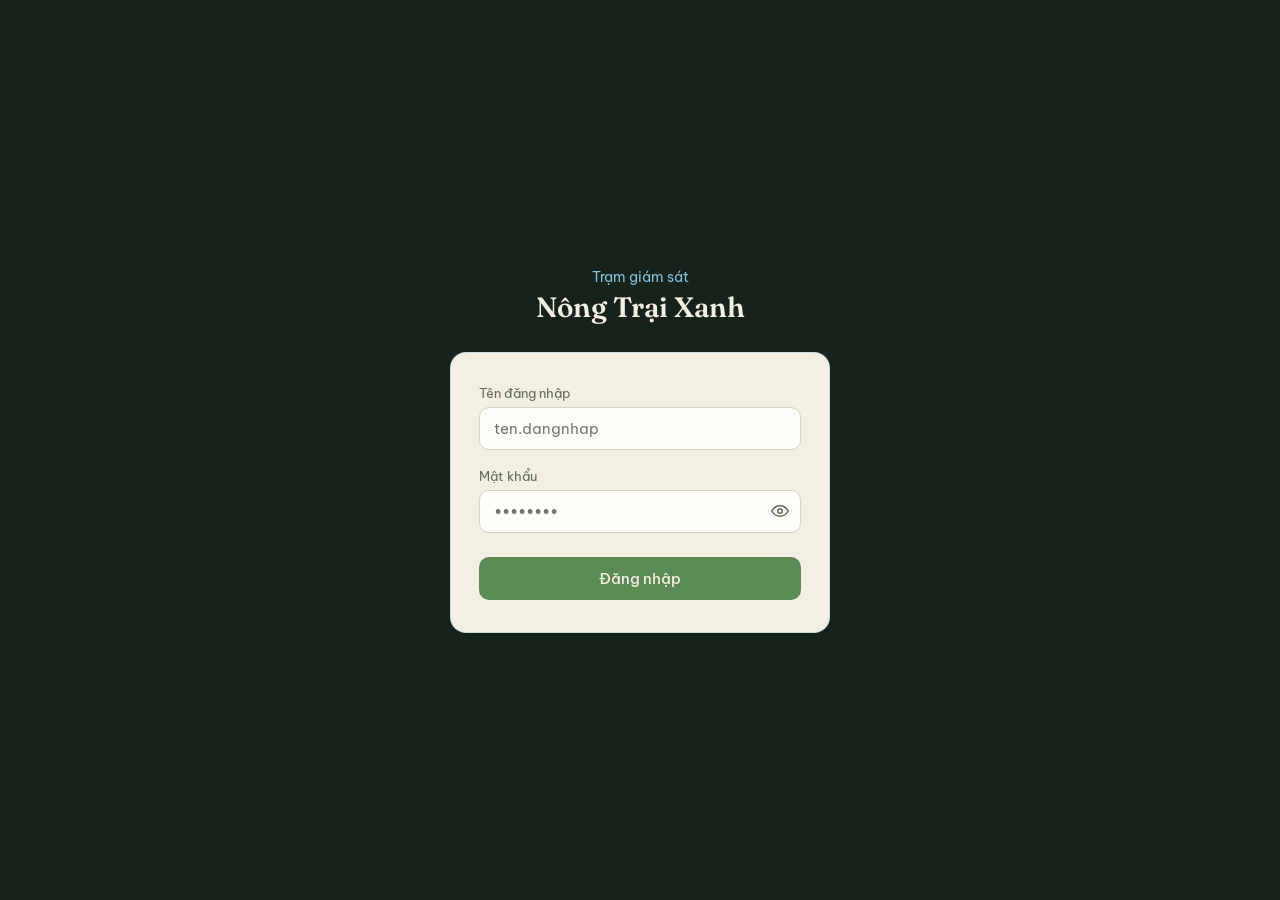
<file: web/login/login.html>
<!DOCTYPE html>
<html lang="vi">
<head>
<meta charset="UTF-8" />
<meta name="viewport" content="width=device-width, initial-scale=1.0" />
<title>Đăng nhập — Nông Trại Xanh</title>
<link rel="preconnect" href="https://fonts.googleapis.com">
<link href="https://fonts.googleapis.com/css2?family=Fraunces:ital,opsz,wght@0,9..144,400;0,9..144,600;1,9..144,500&family=Be+Vietnam+Pro:wght@400;500;600;700&display=swap" rel="stylesheet">
<style>
  :root{
    --bg:#16231A; --card:#F3EFE1; --card-text:#1D2A17; --card-sub:#5F6E56;
    --line:#3A4A34; --panel:#1E2E1A; --muted:#8A9280; --muted2:#C9D4BE;
    --leaf:#5C8A54; --sky:#4FA8D8; --sky-light:#7EC4EA; --danger:#C1502E;
  }
  *{box-sizing:border-box;}
  body{
    margin:0; min-height:100vh; background:var(--bg); color:#F3EFE1;
    font-family:'Be Vietnam Pro', sans-serif;
    display:flex; align-items:center; justify-content:center; padding:24px;
  }
  .box{width:100%; max-width:380px;}
  .brand{text-align:center; margin-bottom:28px;}
  .brand p{color:var(--sky-light); font-size:14px; margin:0 0 4px;}
  .brand h1{font-family:'Fraunces', serif; font-size:28px; font-weight:600; margin:0; color:#F3EFE1;}
  .card{
    background:var(--card); color:var(--card-text); border-radius:16px;
    padding:32px 28px; border:1px solid rgba(79,168,216,0.25);
  }
  .field{margin-bottom:18px;}
  label{display:block; font-size:13px; color:var(--card-sub); margin-bottom:6px;}
  input[type=text], input[type=password]{
    width:100%; padding:11px 14px; border-radius:10px; border:1px solid #D8D3C1;
    background:#FFFEFA; color:var(--card-text); font-family:inherit; font-size:15px;
    outline:none; transition:border-color .2s;
  }
  input[type=text]:focus, input[type=password]:focus{ border-color:var(--sky); }
  .pw-wrap{position:relative;}
  .pw-wrap input{padding-right:42px;}
  .pw-toggle{
    position:absolute; right:6px; top:50%; transform:translateY(-50%);
    border:none; background:transparent; color:var(--card-sub); cursor:pointer;
    padding:6px; display:flex; align-items:center; justify-content:center;
  }
  .pw-toggle:hover{ color:var(--card-text); }
  button.submit{
    width:100%; padding:12px; border:none; border-radius:10px; background:var(--leaf);
    color:#F3EFE1; font-family:inherit; font-size:15px; font-weight:500; cursor:pointer;
    transition:background .2s; margin-top:6px;
  }
  button.submit:hover{ background:#4E7845; }
  .error{
    display:none; background:#FBE7E2; color:#8A3319; font-size:13px;
    padding:9px 12px; border-radius:8px; margin-bottom:16px;
  }
  .foot{text-align:center; margin-top:20px; font-size:13px; color:var(--muted2);}
</style>
</head>
<body>
<div class="box">
  <div class="brand">
    <p>Trạm giám sát</p>
    <h1>Nông Trại Xanh</h1>
  </div>

  <div class="card">
    <p class="error" id="error-msg">Sai tên đăng nhập hoặc mật khẩu. Thử lại.</p>
    <form id="login-form">
      <div class="field">
        <label for="username">Tên đăng nhập</label>
        <input type="text" id="username" placeholder="ten.dangnhap" autocomplete="username" />
      </div>
      <div class="field">
        <label for="password">Mật khẩu</label>
        <div class="pw-wrap">
          <input type="password" id="password" placeholder="••••••••" autocomplete="current-password" />
          <button type="button" class="pw-toggle" id="pw-toggle" aria-label="Hiện mật khẩu">
            <svg id="eye-icon" viewBox="0 0 24 24" width="18" height="18" fill="none" stroke="currentColor" stroke-width="2" stroke-linecap="round" stroke-linejoin="round">
              <path d="M1 12s4-7 11-7 11 7 11 7-4 7-11 7-11-7-11-7z"/>
              <circle cx="12" cy="12" r="3"/>
            </svg>
          </button>
        </div>
      </div>
      <button type="submit" class="submit">Đăng nhập</button>
    </form>
  </div>
</div>

<script>
  const pwInput = document.getElementById('password');
  const pwToggle = document.getElementById('pw-toggle');
  const eyeIcon = document.getElementById('eye-icon');
  const eyeOpen = '<path d="M1 12s4-7 11-7 11 7 11 7-4 7-11 7-11-7-11-7z"/><circle cx="12" cy="12" r="3"/>';
  const eyeClosed = '<path d="M17.94 17.94A10.9 10.9 0 0 1 12 19c-7 0-11-7-11-7a18.5 18.5 0 0 1 4.22-5.19M9.9 4.24A9.1 9.1 0 0 1 12 4c7 0 11 7 11 7a18.5 18.5 0 0 1-2.16 3.19M14.12 14.12a3 3 0 1 1-4.24-4.24"/><path d="M1 1l22 22"/>';

  pwToggle.addEventListener('click', function(){
    const showing = pwInput.type === 'text';
    pwInput.type = showing ? 'password' : 'text';
    eyeIcon.innerHTML = showing ? eyeOpen : eyeClosed;
    pwToggle.setAttribute('aria-label', showing ? 'Hiện mật khẩu' : 'Ẩn mật khẩu');
  });

  document.getElementById('login-form').addEventListener('submit', function(e){
    e.preventDefault();
    const u = document.getElementById('username').value.trim();
    const p = document.getElementById('password').value.trim();
    const err = document.getElementById('error-msg');
    if(!u || !p){
      err.textContent = 'Nhập tên đăng nhập và mật khẩu.';
      err.style.display = 'block';
      return;
    }
    err.style.display = 'none';
    // Chỗ này nối vào API xác thực thực tế
    alert('Đăng nhập với: ' + u);
  });
</script>
</body>
</html>
</file>
